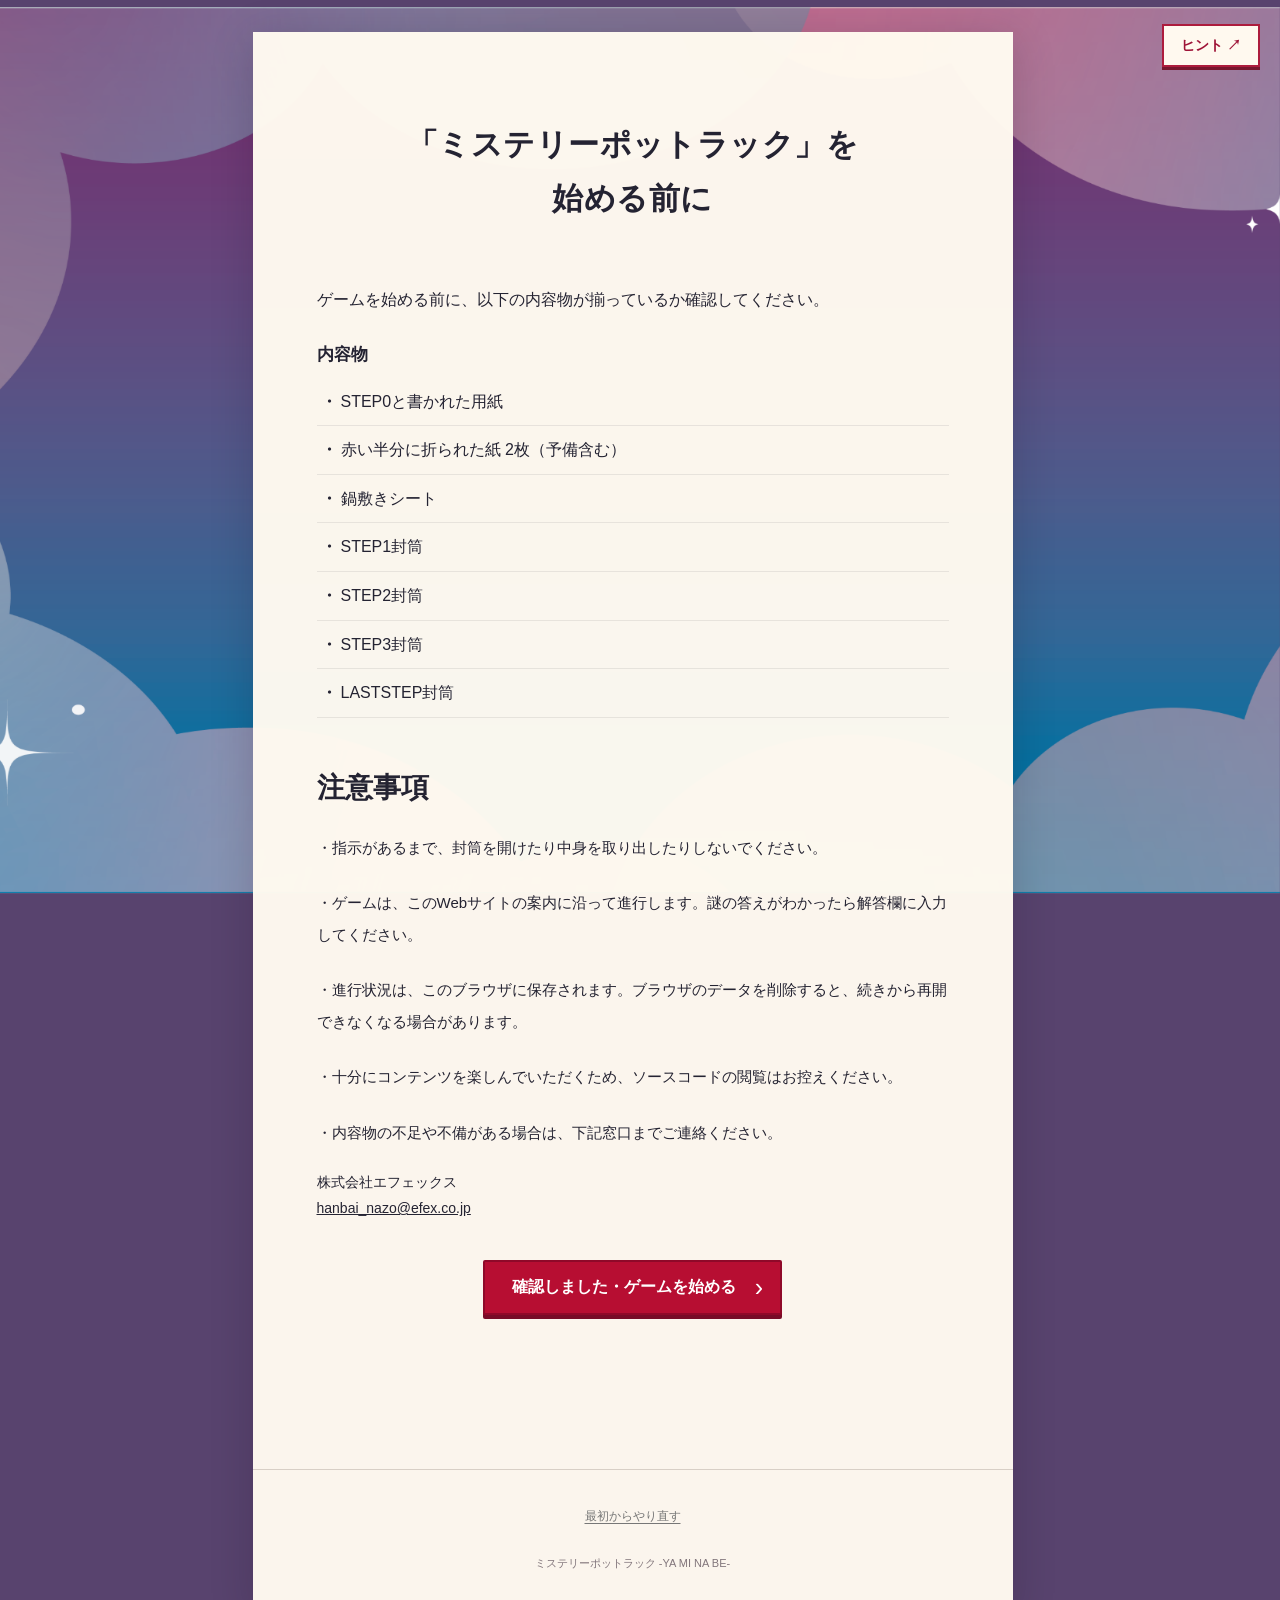
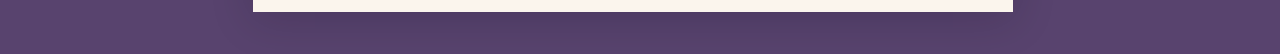
<file: index.html>
<!doctype html>
<html lang="ja">
<head>
  <meta charset="utf-8">
  <meta name="viewport" content="width=device-width, initial-scale=1, viewport-fit=cover">
  <meta name="theme-color" content="#684879">
  <meta name="robots" content="noindex,nofollow">
  <title>ミステリーポットラック -YA MI NA BE-</title>
  <meta name="potluck-build" content="v7-story-debug-inventory-potfix-20261027">
  <link rel="stylesheet" href="./style.css?v=20261027-inventory-potfix">
  <script src="./game-data.js?v=20261027-inventory-potfix" defer></script>
  <script src="./app.js?v=20261027-inventory-potfix" defer></script>
</head>
<body>
  <a class="hint-shortcut" href="./hint.html" target="_blank" rel="noopener" aria-label="ヒントページを開く">ヒント <span aria-hidden="true">↗</span></a>
  <main class="page" id="page">
    <div id="game" class="game" aria-live="off"></div>
    <footer class="footer">
      <button class="quiet-button" type="button" id="reset">最初からやり直す</button>
      <p>ミステリーポットラック -YA MI NA BE-</p>
    </footer>
  </main>
  <div class="result-overlay" id="result-overlay" hidden>
    <div class="result-dialog" role="dialog" aria-modal="true" aria-label="解答結果">
      <button class="result-close" type="button" id="close-result" aria-label="閉じる">×</button>
      <div id="result-body"></div>
    </div>
  </div>
</body>
</html>
</file>
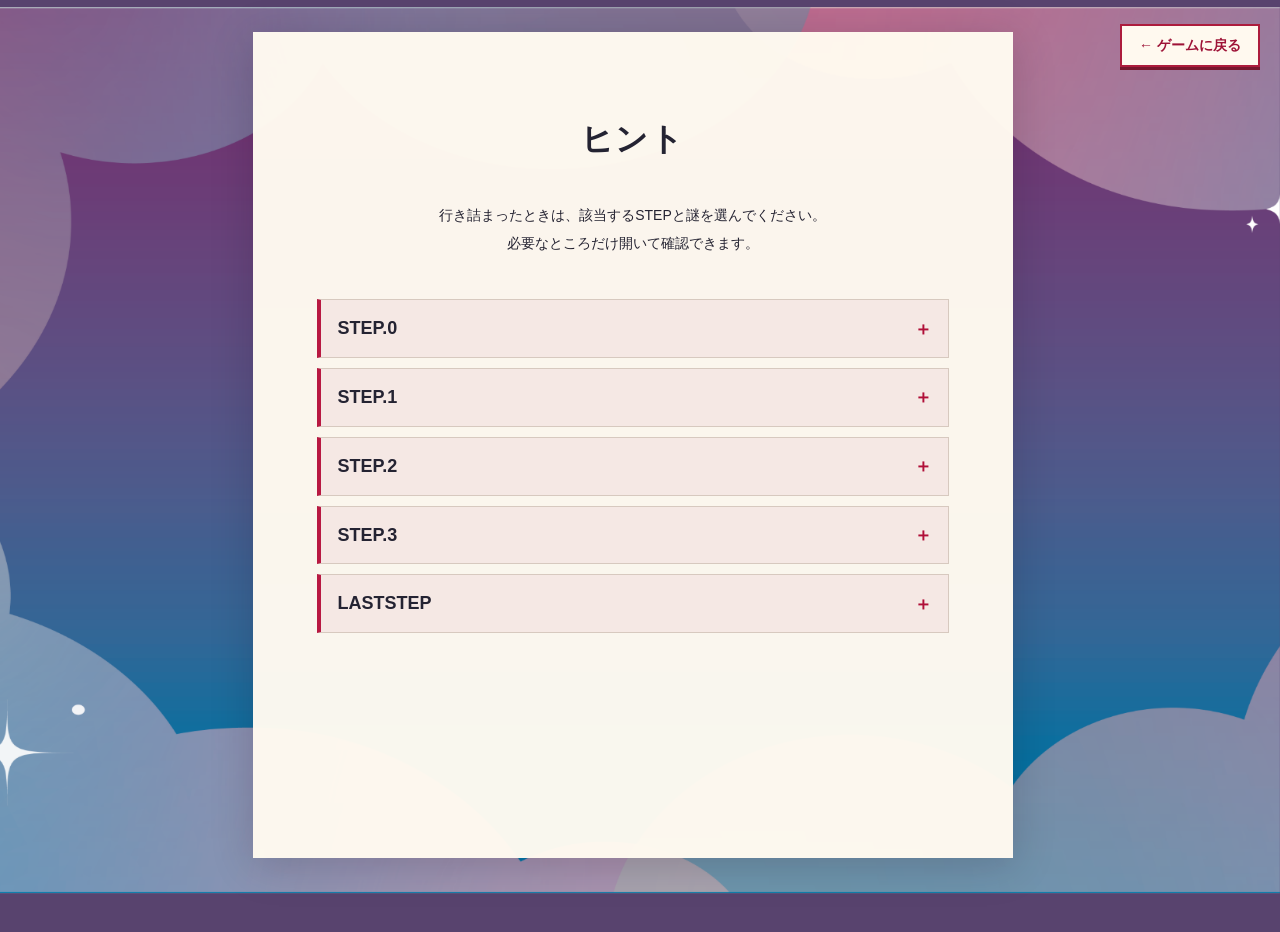
<file: hint.html>
<!doctype html>
<html lang="ja">
<head>
  <meta charset="utf-8">
  <meta name="viewport" content="width=device-width, initial-scale=1, viewport-fit=cover">
  <meta name="robots" content="noindex,nofollow">
  <meta name="theme-color" content="#684879">
  <title>ヒント | ミステリーポットラック</title>
  <link rel="stylesheet" href="./style.css">
  <link rel="stylesheet" href="./hint.css">
  <script src="./hint.js" defer></script>
</head>
<body>
  <a class="hint-shortcut hint-back" href="./index.html">← ゲームに戻る</a>
  <main class="page hint-page">
    <div class="hint-content-wrap">
      <h1>ヒント</h1>
      <p class="hint-intro">行き詰まったときは、該当するSTEPと謎を選んでください。<br>必要なところだけ開いて確認できます。</p>
      <div id="accordion-container" aria-live="polite"><p>ヒントを読み込み中です。</p></div>
    </div>
  </main>
</body>
</html>
</file>
<file: style.css>
:root {
  --paper:#fffaf0;
  --ink:#242332;
  --red:#c8153c;
  --red-hover:#a91032;
  --muted:#69636b;
  --border:#d8cfc6;
  --font:"Hiragino Kaku Gothic ProN","Hiragino Sans","Yu Gothic",Meiryo,sans-serif;
  --serif:"Yu Mincho","Hiragino Mincho ProN",serif;
}
*{box-sizing:border-box}
html{background:#58436e;scroll-behavior:auto!important}
body{margin:0;font-family:var(--font);color:var(--ink);line-height:1.85;min-height:100vh}
body::before{content:"";position:fixed;inset:0;z-index:-1;background-image:url('./assets/background_pc.png');background-size:cover;background-position:center;background-repeat:no-repeat}
button,input{font:inherit}
button{cursor:pointer}
button:focus-visible,input:focus-visible{outline:3px solid #3867a4;outline-offset:3px}
.page{width:min(760px,calc(100% - 64px));margin:32px auto 42px;background:rgba(255,250,240,.975);min-height:calc(100vh - 74px);box-shadow:0 7px 40px rgba(16,10,30,.18)}
.game{padding:0 64px 72px}
.panel{padding:72px 0 82px;border-bottom:1px solid var(--border)}
.panel:first-child{padding-top:86px}
.panel:last-child{border-bottom:0}
.panel h1{font-size:clamp(23px,3vw,31px);line-height:1.55;margin:0 0 36px;text-align:center;font-weight:800;letter-spacing:.015em}
.panel h2{font-size:clamp(21px,2.7vw,28px);line-height:1.5;margin:0 0 25px;text-align:center}
.panel p{margin:0 0 20px}
.panel p:last-child{margin-bottom:0}
.panel .small{font-size:13px;color:var(--muted)}
.notice-intro{margin-bottom:34px!important}
.notice-heading{font-weight:800;font-size:17px;margin:38px 0 10px}
.inventory{list-style:none;margin:0;padding:0}
.inventory li{padding:9px 0 9px 24px;position:relative;border-bottom:1px solid rgba(36,35,50,.09)}
.inventory li::before{content:'・';position:absolute;left:4px;font-weight:800}
.notice-text{font-size:15px;line-height:2.05}
.contact{margin-top:22px;font-size:14px}
.contact a{color:inherit;overflow-wrap:anywhere}
.actions{margin-top:38px;display:flex;justify-content:center;gap:12px;flex-wrap:wrap}
.action{border:0;background:var(--red);color:#fff;padding:14px 34px;min-width:190px;font-size:16px;font-weight:800;line-height:1.4;min-height:52px;transition:background .12s}
.action:hover{background:var(--red-hover)}
.action:disabled{opacity:.45;cursor:not-allowed}
.action.secondary{background:#fff;color:var(--red);border:1px solid var(--red)}
.action.secondary:hover{background:#fff0f2}
.step-heading{display:block;width:min(235px,65%);height:auto;margin:0 auto 38px;mix-blend-mode:multiply}
.step-copy{text-align:center;font-size:17px;font-weight:700;line-height:1.9;margin-bottom:26px!important}
.subcopy{text-align:center;font-size:14px;line-height:1.9;color:var(--muted)}
.confirm-list{list-style:none;padding:0;margin:24px auto 20px;max-width:440px}
.confirm-list li{padding:8px 0;border-bottom:1px solid var(--border)}
.confirm-list li::before{content:'✓';color:var(--red);font-weight:800;margin-right:11px}
.reveal{padding-top:38px;margin-top:40px;border-top:1px solid var(--border)}
.reveal h3{font-size:20px;text-align:center;margin:0 0 18px}
.reveal .subcopy{margin-bottom:25px}
.instructions{max-width:520px;margin:24px auto 0;font-size:14px}
.instructions summary{cursor:pointer;text-decoration:underline;text-underline-offset:4px;color:#6a2b43;text-align:center}
.instructions p{padding:16px 4px 0}
.story{font-size:16px;line-height:2.2;margin:0 auto 28px;max-width:540px}
.story strong{font-weight:800}
.story-dialogue{margin:22px 0;padding:0}
.dialogue{margin:20px 0 22px;display:flex;flex-direction:column;align-items:flex-start;gap:6px}
.dialogue .speaker{font-size:12px;font-weight:700;color:#6a334b}
.bubble{background:#fff;border:1px solid #d4c9c0;padding:14px 19px;max-width:92%;font-size:15px;line-height:1.95;position:relative}
.dialogue.operator{align-items:flex-end}
.dialogue.operator .bubble{background:#f7e9ed;border-color:#e6b7c4}
.answer-area{padding:32px 0 0;margin-top:32px;border-top:1px solid var(--border)}
.answer-area h3{font-size:19px;margin:0 0 7px}
.answer-area .subcopy{text-align:left;margin:0 0 18px;font-size:13px}
.answer-form{display:flex;gap:10px;align-items:stretch}
.answer-form input{min-width:0;flex:1;background:#fff;border:1px solid #c7bdb7;padding:12px 13px;font-size:16px;border-radius:0;color:var(--ink)}
.answer-form .action{min-width:110px;padding:12px 16px;font-size:15px}
.feedback{min-height:1.6em;margin:10px 0 0!important;font-size:14px;color:#a81738}
.feedback.ok{color:#315d47}
.log{margin:28px 0 0;padding:0;list-style:none}
.log li{border-top:1px solid var(--border);padding:15px 0 17px}
.log .found{display:flex;align-items:baseline;gap:14px;font-weight:800;font-size:17px}
.log .number{font-size:12px;color:#8b5a69;font-family:Georgia,serif;min-width:22px}
.log .bubble{display:inline-block;margin:9px 0 0 35px;max-width:calc(100% - 35px);font-size:14px;padding:10px 15px}
.solved-name{font-family:var(--serif);font-size:clamp(27px,6vw,38px);text-align:center;font-weight:800;margin:24px 0}
.story-break{padding:20px 0 0}
.search-note{margin:28px 0;border:1px solid var(--border);background:#fff;padding:20px 23px;font-size:14px;line-height:1.9}
.search-note strong{font-size:23px;color:#69314e}
.secret-letter{border:1px solid #a88c8d;background:#fffef9;padding:25px 25px;margin:26px 0 34px;font-family:var(--serif);line-height:2.2}
.secret-letter p{margin-bottom:12px}
.unlock-message{font-size:13px;color:#6b5c63;text-align:center;margin:15px 0 0!important}
.footer{padding:25px 24px 38px;text-align:center;border-top:1px solid var(--border);font-size:11px;color:#82767c}
.footer p{margin:16px 0 0}
.quiet-button{font-size:12px;background:none;border:0;color:#777;text-decoration:underline;text-underline-offset:3px;padding:10px}
[hidden]{display:none!important}
@media(max-width:740px){
 body::before{background-image:url('./assets/background_sp.png');background-position:center center}
 .page{width:calc(100% - 26px);margin:13px auto 26px;min-height:calc(100vh - 39px)}
 .game{padding:0 24px 40px}
 .panel{padding:54px 0 62px}
 .panel:first-child{padding-top:60px}
 .step-heading{width:min(220px,76%);margin-bottom:30px}
 .notice-text{font-size:14px}
 .action{width:100%;max-width:370px}
 .answer-form .action{width:auto;min-width:84px;padding:10px 12px}
 .answer-form input{width:100%;font-size:16px}
 .bubble{max-width:100%}
}
@media(max-width:380px){.game{padding:0 18px 34px}.panel h1{font-size:22px}.answer-form{gap:6px}}
@media(prefers-reduced-motion:reduce){*{transition:none!important;animation:none!important}}
/* v5: 情報の役割を明確にする。装飾は操作と節目に限定。 */
html{scrollbar-gutter:stable}
body.modal-open{overflow:hidden}
.notice-heading{text-align:left!important}
.directive{background:var(--red);color:#fff;font-size:17px;line-height:1.8;font-weight:800;text-align:center;padding:17px 20px;margin:0 0 25px!important}
.confirm-heading{font-size:19px;text-align:center;margin:0 0 22px}
.instruction{margin:27px 0 0!important;border:2px solid var(--red);padding:17px 21px;color:#3e2d32;font-size:15px;font-weight:700;line-height:2}
.mission{border:2px solid var(--red);padding:20px 16px;margin:0 0 22px;text-align:center;background:rgba(255,255,255,.52)}
.mission-text{color:var(--red);font-size:clamp(18px,3vw,23px);font-weight:900;line-height:1.5}
.pot-area{margin-top:54px}
.progress-count{font-size:14px;color:var(--muted);margin:0 0 15px!important}
.log{margin-top:25px}
.log li{display:flex;align-items:baseline;gap:13px;flex-wrap:wrap;padding:12px 0}
.log-index{font-size:12px;color:#916b73;font-family:Georgia,serif;min-width:24px}
.log strong{font-size:17px}
.comment-replay{border:0;background:none;color:#7d3d52;text-decoration:underline;text-underline-offset:3px;font-size:12px;margin-left:auto;padding:6px 0}
.comment-replay:hover{color:var(--red)}
.next-step{padding-top:26px;margin-top:28px}
.next-step:has(.action:disabled){opacity:.72}
.result-overlay{position:fixed;inset:0;z-index:1000;background:rgba(19,14,31,.68);display:flex;align-items:center;justify-content:center;padding:20px;overscroll-behavior:contain}
.result-dialog{position:relative;background:var(--paper);width:min(490px,100%);max-height:min(82vh,750px);overflow-y:auto;padding:44px 36px 38px;box-shadow:0 12px 50px rgba(0,0,0,.27);border:1px solid #d9c7b8;color:var(--ink)}
.result-close{position:absolute;right:10px;top:8px;width:44px;height:44px;border:0;background:transparent;color:#55434a;font-size:30px;font-weight:400;line-height:1}
.result-close:hover{color:var(--red)}
.result-title{text-align:center;color:var(--red);font-size:clamp(32px,6vw,43px);font-weight:900;letter-spacing:.025em;margin:2px 0 30px;line-height:1.4}
.result-title.interim{font-size:clamp(30px,6vw,40px)}
.result-speaker{color:#8c3e56;font-size:12px;font-weight:800;margin:0 0 6px 8px}
.result-bubble{position:relative;background:#fff;border:1px solid #d5c5bc;padding:18px 21px;font-size:16px;line-height:2;white-space:pre-line}
.result-bubble::before{content:"";position:absolute;left:24px;top:-9px;width:15px;height:15px;background:#fff;border-left:1px solid #d5c5bc;border-top:1px solid #d5c5bc;transform:rotate(45deg)}
.result-mission{margin-top:32px;padding:23px 13px 6px;text-align:center;border-top:1px solid #d8cfc6}
.result-mission-label{display:block;color:var(--red);font-size:13px;font-weight:800;letter-spacing:.06em;margin-bottom:10px}
.result-mission strong{display:block;font-size:20px;line-height:1.7;color:#2b2830}
.ending-image{max-width:660px;margin:0 auto}
.ending-image img{display:block;width:100%;height:auto}
.dialogue .bubble{white-space:pre-line}
@media(max-width:740px){
 .directive{font-size:15px;padding:14px 13px}
 .instruction{font-size:14px;padding:14px 15px}
 .result-dialog{padding:42px 23px 30px;max-height:86vh}
 .result-bubble{padding:16px 16px;font-size:15px}
 .result-mission strong{font-size:18px}
 .log li{gap:8px}
 .comment-replay{font-size:12px}
}

/* v6: 指示・確認欄・操作ボタンを見分けられるようにする */
.action{
  position:relative;
  background:#b70e32;
  border:2px solid #8f0929;
  box-shadow:0 4px 0 #780b27;
  padding:13px 44px 13px 27px;
  min-height:55px;
  border-radius:2px;
  transition:background-color .12s, box-shadow .12s, transform .12s;
}
.action:not(:disabled)::after{
  content:'›';
  position:absolute;
  right:17px;
  top:50%;
  transform:translateY(-53%);
  font-size:25px;
  font-weight:400;
  line-height:1;
}
.action:not(:disabled):hover{background:#940b2a;box-shadow:0 4px 0 #58071b}
.action:not(:disabled):active{transform:translateY(3px);box-shadow:0 1px 0 #780b27}
.action:disabled{
  opacity:1;
  background:#e9e2dd;
  color:#756a6d;
  border:1px solid #d8cfcb;
  box-shadow:none;
  padding:13px 27px;
  cursor:default;
}
.action:disabled::after{content:none}
/* 赤塗りの指示欄はボタンではない。カーソルや立体感を与えない */
.directive{border:0;box-shadow:none;cursor:default}
.confirm-phase{padding-top:28px}
.confirm-card{
  border:2px solid var(--red);
  background:rgba(255,255,255,.28);
  padding:25px 28px 23px;
}
.confirm-card .confirm-heading{
  text-align:left;
  margin:0 0 18px;
  font-size:19px;
}
.confirm-card p{
  margin:0 0 10px;
  text-align:left;
  font-size:15px;
  line-height:1.9;
  color:var(--ink);
}
.confirm-card p:last-child{margin-bottom:0}
.confirm-card .confirm-caution{font-size:14px;color:#67474e}
.confirm-phase > .actions{margin-top:25px}
@media(max-width:740px){
 .confirm-card{padding:20px 18px}
 .confirm-card p{font-size:14px}
 .confirm-card .confirm-heading{font-size:17px}
 .action:not(:disabled){padding-right:44px}
}

/* v7: 開始案内の呼吸、進行注意、ヒントへの導線 */
#section-notice h1{margin-bottom:58px;line-height:1.75}
#section-notice .notice-intro{margin-bottom:28px!important}
.inventory-heading{font-size:17px!important;text-align:left!important;margin:24px 0 10px!important}
#section-notice .notice-heading{margin-top:49px!important;margin-bottom:23px!important}
.notice-text p{margin-bottom:24px!important;line-height:2.1}
.notice-text p:last-child{margin-bottom:0!important}
.prep-warning{max-width:520px;margin:28px auto 0!important;font-size:14px;line-height:1.95;color:#9d1737}
.instruction p{margin:0 0 10px!important}
.instruction p:last-child{margin-bottom:0!important}
.instruction-warning{color:#a6193c;font-weight:800}
.interim-next{display:flex;justify-content:center;margin-top:28px}
.interim-next .action{min-width:205px}
.system-help{padding:15px 0 4px;text-align:center}
.system-help-label{font-size:12px;font-weight:800;color:#705b68;letter-spacing:.03em}
.system-help p{font-size:clamp(18px,4vw,22px);font-weight:800;margin:22px 0 12px;line-height:1.7}
.hint-shortcut{position:fixed;z-index:80;top:24px;right:20px;background:#fff9ef;color:#9e1337;border:2px solid #ad1c3d;padding:9px 17px;text-decoration:none;font-weight:800;font-size:14px;line-height:1.5;box-shadow:0 3px 0 #77172e}
.hint-shortcut:hover{background:#fbe8e7}
.hint-shortcut:focus-visible{outline:3px solid #3867a4;outline-offset:3px}
@media(max-width:1020px){.hint-shortcut{top:12px;right:13px}.page{margin-top:85px}}
@media(max-width:740px){#section-notice h1{margin-bottom:43px}.notice-text p{margin-bottom:20px!important}.page{margin-top:75px}.hint-shortcut{top:12px;right:13px;padding:8px 13px}.prep-warning{font-size:13px}}

/* Narrative text blocks: replaceable with illustrations in a later production pass. */
.narrative-block{max-width:640px;margin:30px auto 38px;padding:26px 27px;border-top:1px solid var(--border);border-bottom:1px solid var(--border);background:rgba(255,255,255,.23)}
.narrative-block h2,.narrative-block h3{font-size:17px;line-height:1.6;letter-spacing:.09em;margin:0 0 18px;text-align:left}
.narrative-block .story{max-width:none;margin:0 0 15px;line-height:2.1;white-space:pre-line}
.narrative-block .story:last-child{margin-bottom:0}
.narrative-opening{margin-top:0;margin-bottom:52px}
.narrative-after{margin:30px auto 14px}
.narrative-ending{margin-top:34px}
@media(max-width:740px){.narrative-block{padding:21px 18px}.narrative-block .story{font-size:15px}}

/* 2026-10-27: 鍋の解答欄と封入物の枚数表示 */
.answer-form .pot-input-wrap{display:flex;align-items:stretch;flex:1;min-width:0}
.answer-form .pot-input-wrap input{min-width:0;width:100%;flex:1;border-right:0}
.pot-suffix{display:flex;align-items:center;justify-content:center;flex:0 0 46px;background:#f3ece8;border:1px solid #c7bdb7;border-left:1px solid #d3c4bc;color:var(--ink);font-size:18px;font-weight:700;white-space:nowrap}
.enclosed-count{margin-top:16px;padding:12px 15px;border:1px solid #d8cec8;background:rgba(255,255,255,.55);font-size:14px;line-height:1.8}
.enclosed-count strong{display:block;margin-bottom:3px}
.enclosed-count ul{margin:0;padding-left:1.4em}
@media(max-width:380px){.pot-suffix{flex-basis:35px}.answer-form .pot-input-wrap input{padding-left:8px;padding-right:8px}}
</file>
<file: hint.css>
.hint-page{min-height:calc(100vh - 74px)}
.hint-content-wrap{padding:78px 64px 90px}
.hint-content-wrap h1{text-align:center;font-size:32px;margin:0 0 32px;letter-spacing:.04em}
.hint-intro{text-align:center;font-size:14px;line-height:2;margin:0 0 42px}
.hint-back{color:#9e1337}
.accordion-list{list-style:none;margin:0;padding:0}
.accordion-list .accordion-list{padding:0 0 10px 17px;margin-left:12px;border-left:1px solid #ddd0c7}
.accordion-list li{margin:0 0 10px}
.accordion-list details>summary{cursor:pointer;list-style:none;display:block;padding:14px 45px 14px 17px;background:rgba(255,255,255,.55);border:1px solid #d7c9bf;font-weight:700;position:relative;line-height:1.6}
.accordion-list details>summary::-webkit-details-marker{display:none}
.accordion-list details>summary::after{content:'＋';position:absolute;right:16px;top:50%;transform:translateY(-50%);font-size:18px;color:#b00f38}
.accordion-list details[open]>summary::after{content:'−'}
.accordion-list details>summary:hover{border-color:#bc8393}
.accordion-list details>summary:focus-visible{outline:3px solid #3867a4;outline-offset:2px}
.accordion-list details> .accordion-list{padding-top:15px}
.accordion-list>.hint-branch>details>summary{background:#f5e8e4;border-left:4px solid #b81942;font-size:18px}
.hint-content{background:#fffdf8;padding:18px 20px;line-height:2;border:1px solid #e0d6ce;border-top:0;font-size:15px;overflow-wrap:anywhere}
.hint-content img{max-width:100%;height:auto;display:block;margin:14px auto}
.hint-image-missing{font-size:12px;color:#775f65;border:1px dashed #c9bcb5;padding:8px 12px;margin:12px 0;display:block}
.hint-error{color:#a61a3d}
@media(max-width:1020px){.hint-page{margin-top:85px}}
@media(max-width:740px){.hint-content-wrap{padding:58px 23px 70px}.hint-content-wrap h1{font-size:27px}.hint-intro{font-size:13px}.accordion-list .accordion-list{margin-left:5px;padding-left:9px}.accordion-list details>summary{padding:12px 34px 12px 12px}.hint-content{padding:15px 13px;font-size:14px}.hint-page{margin-top:75px}}
</file>
